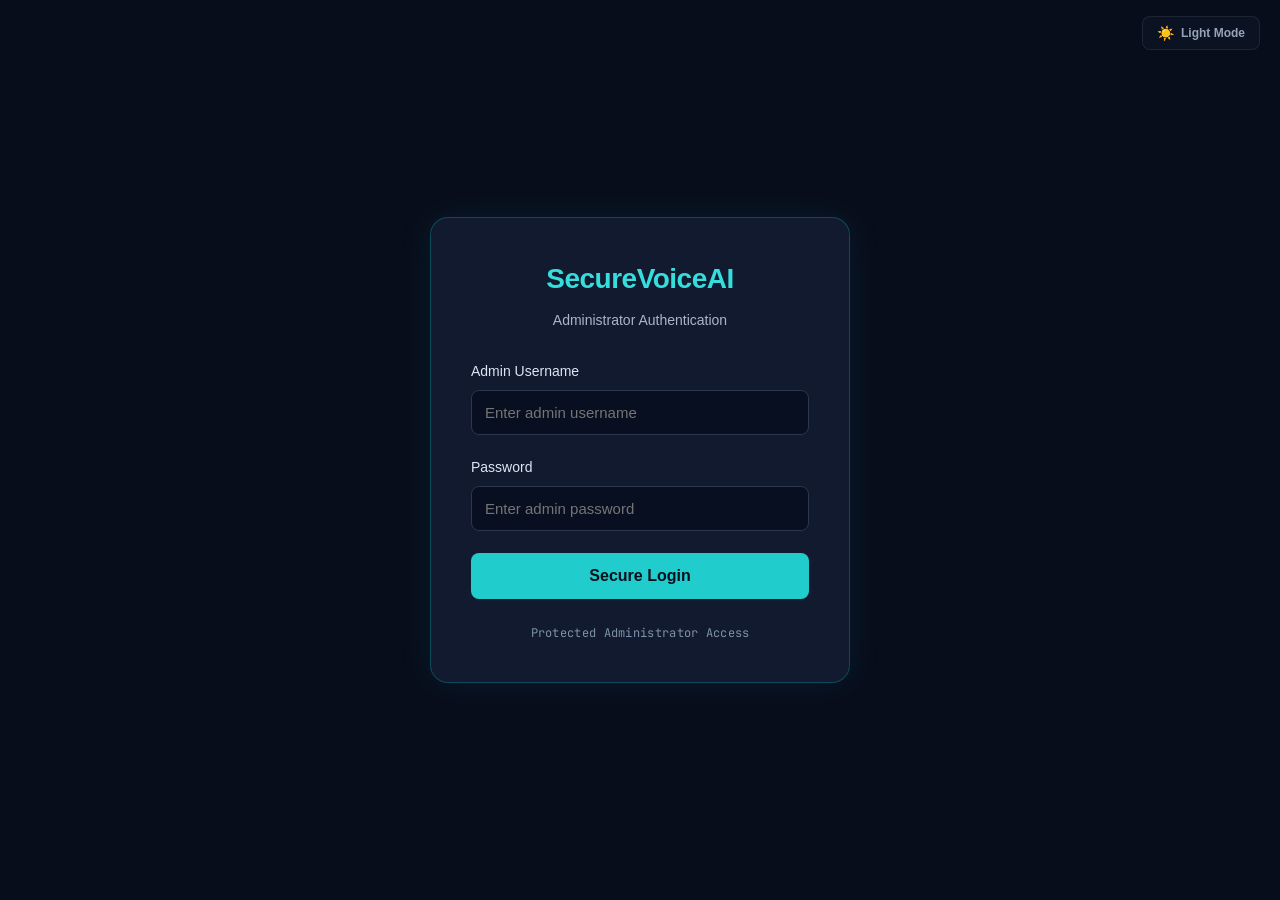
<file: templates/admin_login.html>
<!DOCTYPE html>
<html lang="en">
<head>
    <meta charset="UTF-8">
    <meta name="viewport" content="width=device-width, initial-scale=1.0">

    <title>SecureVoiceAI | Admin Login</title>

    <!-- Prevent theme flash by applying saved theme before styles render -->
    <script>
        (function () {
            try {
                var storedTheme = localStorage.getItem("securevoice_theme");
                var theme = (storedTheme === "light" || storedTheme === "dark") ? storedTheme : "dark";
                document.documentElement.setAttribute("data-theme", theme);
            } catch (e) {
                document.documentElement.setAttribute("data-theme", "dark");
            }
        })();
    </script>

    <link rel="stylesheet" href="/static/style.css">

    <!-- Theme Manager -->
    <script src="/static/theme.js" defer></script>

    <style>
        body {
            min-height: 100vh;
            display: flex;
            align-items: center;
            justify-content: center;
            background: #080d1b;
            font-family: Arial, sans-serif;
        }

        .login-container {
            width: 90%;
            max-width: 420px;
            padding: 40px;
            background: #111a2e;
            border: 1px solid rgba(0, 220, 220, 0.25);
            border-radius: 18px;
            box-shadow: 0 0 35px rgba(0, 220, 220, 0.08);
        }

        .login-header {
            text-align: center;
            margin-bottom: 30px;
        }

        .login-header h1 {
            color: #35dddd;
            font-size: 28px;
            margin-bottom: 10px;
        }

        .login-header p {
            color: #aab6ca;
            font-size: 14px;
        }

        .login-form label {
            display: block;
            color: #dce5f5;
            margin-bottom: 8px;
            font-size: 14px;
        }

        .login-form input {
            width: 100%;
            padding: 13px;
            margin-bottom: 22px;
            background: #080f20;
            border: 1px solid #293750;
            border-radius: 8px;
            color: white;
            font-size: 15px;
            box-sizing: border-box;
        }

        .login-form input:focus {
            outline: none;
            border-color: #35dddd;
        }

        .login-button {
            width: 100%;
            padding: 14px;
            border: none;
            border-radius: 8px;
            background: #20cccc;
            color: #07111d;
            font-size: 16px;
            font-weight: bold;
            cursor: pointer;
            transition: 0.3s;
        }

        .login-button:hover {
            background: #54eeee;
            box-shadow: 0 0 18px rgba(32, 204, 204, 0.3);
        }

        .security-note {
            text-align: center;
            color: #7f91aa;
            font-size: 12px;
            margin-top: 25px;
        }

        /* Theme toggle fixed to the top-right corner */
        .login-theme-toggle {
            position: fixed;
            top: 16px;
            right: 20px;
            z-index: 50;
        }

        /* Light theme overrides for hardcoded dark colors in this inline style block */
        [data-theme="light"] body {
            background: #f8fafc;
        }

        [data-theme="light"] .login-container {
            background: rgba(255, 255, 255, 0.96);
            border: 1px solid rgba(14, 165, 233, 0.22);
            box-shadow: 0 20px 45px rgba(15, 23, 42, 0.12);
        }

        [data-theme="light"] .login-header h1 {
            color: #0284c7;
        }

        [data-theme="light"] .login-header p {
            color: #475569;
        }

        [data-theme="light"] .login-form label {
            color: #334155;
        }

        [data-theme="light"] .login-form input {
            background: #ffffff;
            border: 1px solid rgba(148, 163, 184, 0.35);
            color: #0f172a;
        }

        [data-theme="light"] .login-form input:focus {
            border-color: #0284c7;
        }

        [data-theme="light"] .login-button {
            background: linear-gradient(135deg, #0284c7, #0369a1);
            color: #ffffff;
        }

        [data-theme="light"] .login-button:hover {
            background: linear-gradient(135deg, #0369a1, #0284c7);
            box-shadow: 0 0 18px rgba(2, 132, 199, 0.3);
        }

        [data-theme="light"] .security-note {
            color: #64748b;
        }
    </style>
</head>

<body>

    <!-- THEME TOGGLE (top-right, fixed) -->
    <div class="login-theme-toggle">
        <button type="button" class="theme-toggle-btn" aria-label="Switch to light mode" title="Switch to light mode">
            <span class="theme-icon" aria-hidden="true">☀️</span>
            <span class="theme-label">Light Mode</span>
        </button>
    </div>

    <div class="login-container">

        <div class="login-header">

            <h1>SecureVoiceAI</h1>

            <p>Administrator Authentication</p>

        </div>

        <form
            class="login-form"
            action="/admin/login"
            method="POST"
        >

            <input
                type="hidden"
                name="csrf_token"
                value="{{ csrf_token }}"
            >

            <label for="username">Admin Username</label>

            <input
                type="text"
                id="username"
                name="username"
                placeholder="Enter admin username"
                required
                minlength="3"
                maxlength="30"
                autocomplete="username"
            >

            <label for="password">Password</label>

            <input
                type="password"
                id="password"
                name="password"
                placeholder="Enter admin password"
                required
                autocomplete="current-password"
            >

            <button
                type="submit"
                class="login-button"
            >
                Secure Login
            </button>

        </form>

        <div class="security-note">
            Protected Administrator Access
        </div>

    </div>

</body>
</html>
</file>
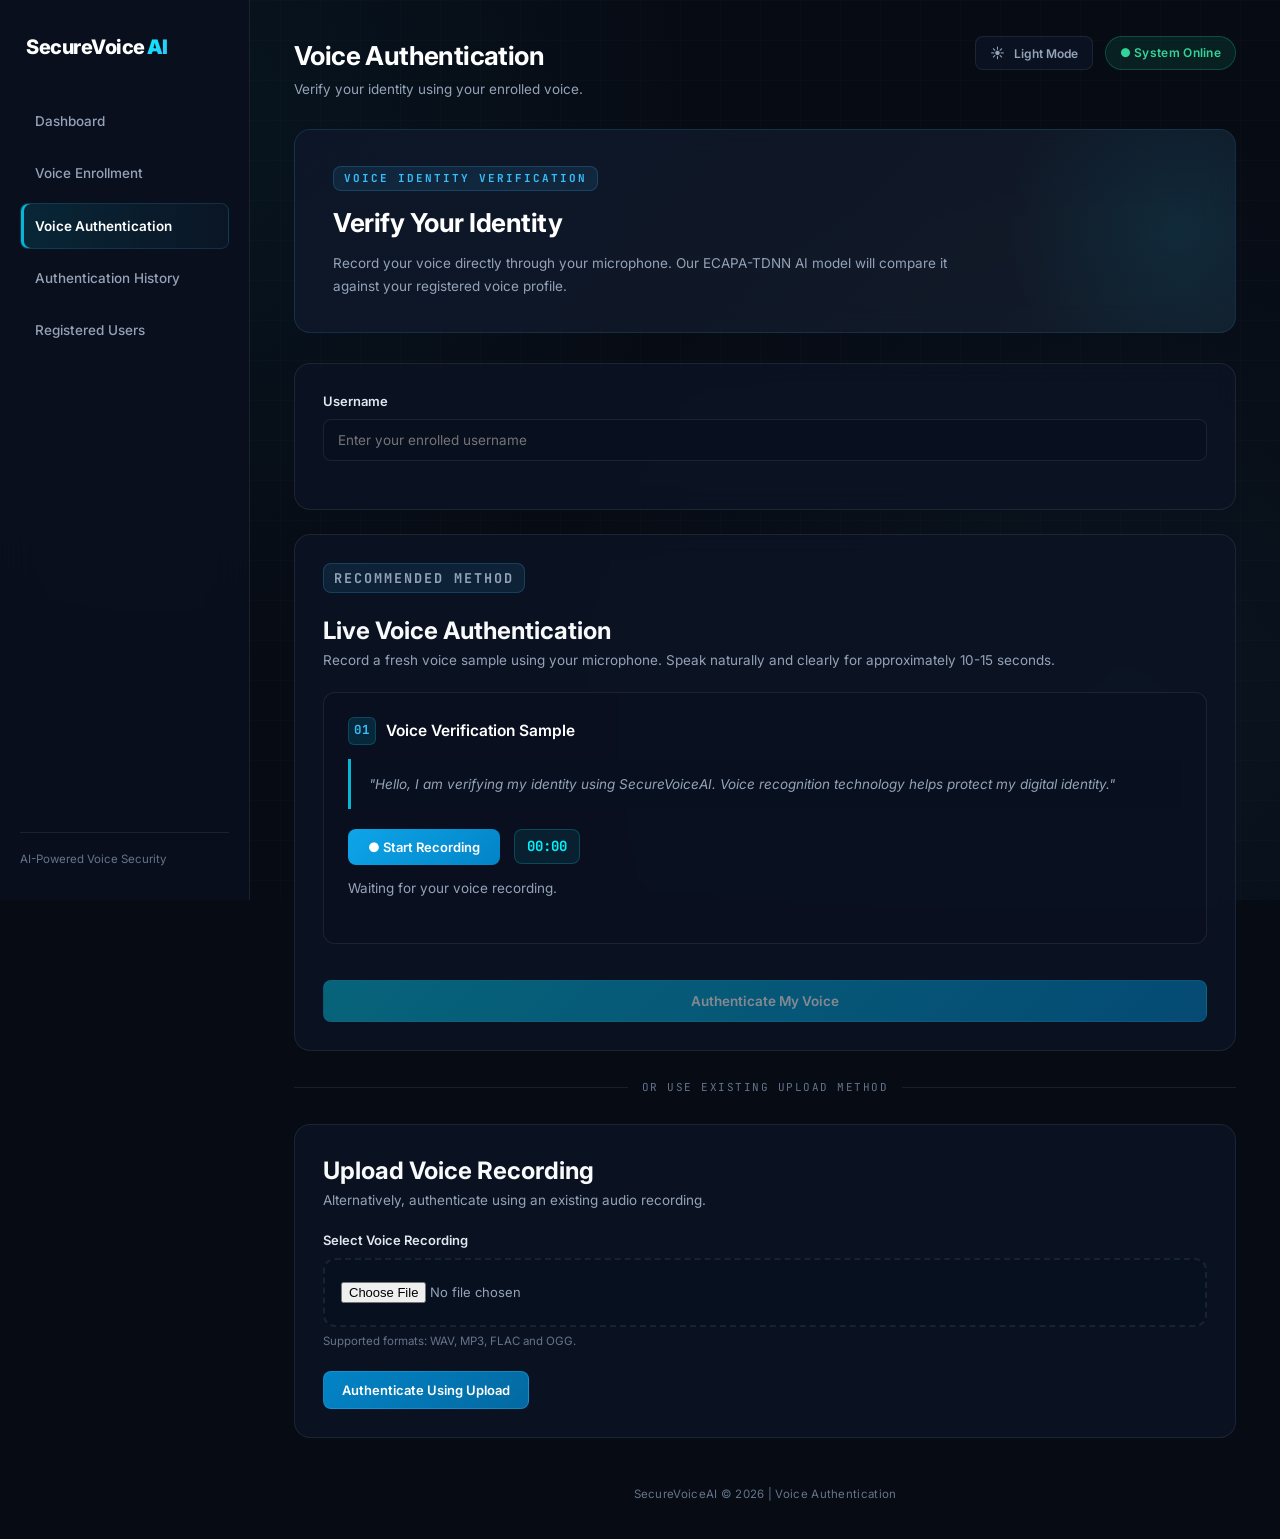
<file: templates/authenticate.html>
<!DOCTYPE html>
<html lang="en">

<head>
    <meta charset="UTF-8">
    <meta name="viewport" content="width=device-width, initial-scale=1.0">

    <title>Voice Authentication | SecureVoiceAI</title>

    <!-- Prevent theme flash by applying saved theme before styles render -->
    <script>
        (function () {
            try {
                var storedTheme = localStorage.getItem("securevoice_theme");
                var theme = (storedTheme === "light" || storedTheme === "dark") ? storedTheme : "dark";
                document.documentElement.setAttribute("data-theme", theme);
            } catch (e) {
                document.documentElement.setAttribute("data-theme", "dark");
            }
        })();
    </script>

    <link rel="stylesheet" href="/static/style.css">

    <!-- Theme Manager -->
    <script src="/static/theme.js" defer></script>
</head>

<body>

    <!-- SIDEBAR -->

    <div class="sidebar">

        <h2 class="logo">SecureVoice<span>AI</span></h2>

        <nav>
            <a href="/">Dashboard</a>
            <a href="/enroll-page">Voice Enrollment</a>
            <a href="/authenticate-page" class="active">Voice Authentication</a>
            <a href="/history-page">Authentication History</a>
            <a href="/users-page">Registered Users</a>
        </nav>

        <div class="sidebar-footer">
            AI-Powered Voice Security
        </div>

    </div>


    <!-- MAIN CONTENT -->

    <main class="main-content">

        <!-- HEADER -->

        <header class="topbar">

            <div>
                <h1>Voice Authentication</h1>
                <p>Verify your identity using your enrolled voice.</p>
            </div>

            <div style="display: flex; align-items: center; gap: 12px; flex-wrap: wrap;">
                <button type="button" class="theme-toggle-btn" aria-label="Switch to light mode" title="Switch to light mode">
                    <span class="theme-icon" aria-hidden="true">☀️</span>
                    <span class="theme-label">Light Mode</span>
                </button>

                <div class="status-badge">
                    ● System Online
                </div>
            </div>

        </header>


        <!-- WELCOME SECTION -->

        <section class="welcome-card">

            <div>

                <p class="eyebrow">VOICE IDENTITY VERIFICATION</p>

                <h2>Verify Your Identity</h2>

                <p>
                    Record your voice directly through your microphone.
                    Our ECAPA-TDNN AI model will compare it against
                    your registered voice profile.
                </p>

            </div>

        </section>


        <!-- USERNAME -->

        <section class="action-card">

            <div class="form-group">

                <label for="username">Username</label>

                <input
                    type="text"
                    id="username"
                    name="username"
                    placeholder="Enter your enrolled username"
                    minlength="3"
                    maxlength="30"
                    required
                >

            </div>

        </section>


        <!-- LIVE AUTHENTICATION -->

        <section class="action-card live-enrollment">

            <p class="eyebrow">RECOMMENDED METHOD</p>

            <h2>Live Voice Authentication</h2>

            <p class="recording-intro">

                Record a fresh voice sample using your microphone.
                Speak naturally and clearly for approximately
                10-15 seconds.

            </p>


            <!-- RECORDING -->

            <div class="recording-step">

                <h3>
                    <span class="step-number">01</span>
                    Voice Verification Sample
                </h3>

                <p class="prompt-text">

                    "Hello, I am verifying my identity using
                    SecureVoiceAI. Voice recognition technology
                    helps protect my digital identity."

                </p>


                <div class="recording-controls">

                    <button
                        type="button"
                        class="record-btn"
                        id="recordBtn"
                    >
                        ● Start Recording
                    </button>

                    <span
                        class="recording-timer"
                        id="recordingTimer"
                    >
                        00:00
                    </span>

                </div>


                <p
                    class="recording-status"
                    id="recordingStatus"
                >
                    Waiting for your voice recording.
                </p>


                <div
                    class="audio-preview"
                    id="audioPreview"
                >

                    <audio
                        id="recordedAudio"
                        controls
                    ></audio>

                    <button
                        type="button"
                        class="record-btn"
                        id="retakeBtn"
                    >
                        Retake Recording
                    </button>

                </div>

            </div>


            <!-- AUTHENTICATE BUTTON -->

            <button
                type="button"
                class="btn live-enroll-submit"
                id="liveAuthenticateBtn"
                disabled
            >
                Authenticate My Voice
            </button>


            <div
                id="liveResult"
                class="result-box"
            ></div>

        </section>


        <!-- UPLOAD DIVIDER -->

        <div class="upload-divider">

            OR USE EXISTING UPLOAD METHOD

        </div>


        <!-- FILE UPLOAD -->

        <section class="action-card">

            <h2>Upload Voice Recording</h2>

            <p class="recording-intro">

                Alternatively, authenticate using an existing
                audio recording.

            </p>


            <form id="authenticationForm">

                <div class="form-group">

                    <label for="voice">
                        Select Voice Recording
                    </label>

                    <input
                        type="file"
                        id="voice"
                        name="voice"
                        accept=".wav,.mp3,.flac,.ogg"
                        required
                    >

                    <small>
                        Supported formats: WAV, MP3, FLAC and OGG.
                    </small>

                </div>


                <button type="submit" class="btn">
                    Authenticate Using Upload
                </button>

            </form>


            <div
                id="result"
                class="result-box"
            ></div>

        </section>


        <!-- FOOTER -->

        <footer>

            SecureVoiceAI © 2026 | Voice Authentication

        </footer>

    </main>


    <!-- JAVASCRIPT -->

    <script src="/static/authenticate.js"></script>

</body>

</html>
</file>
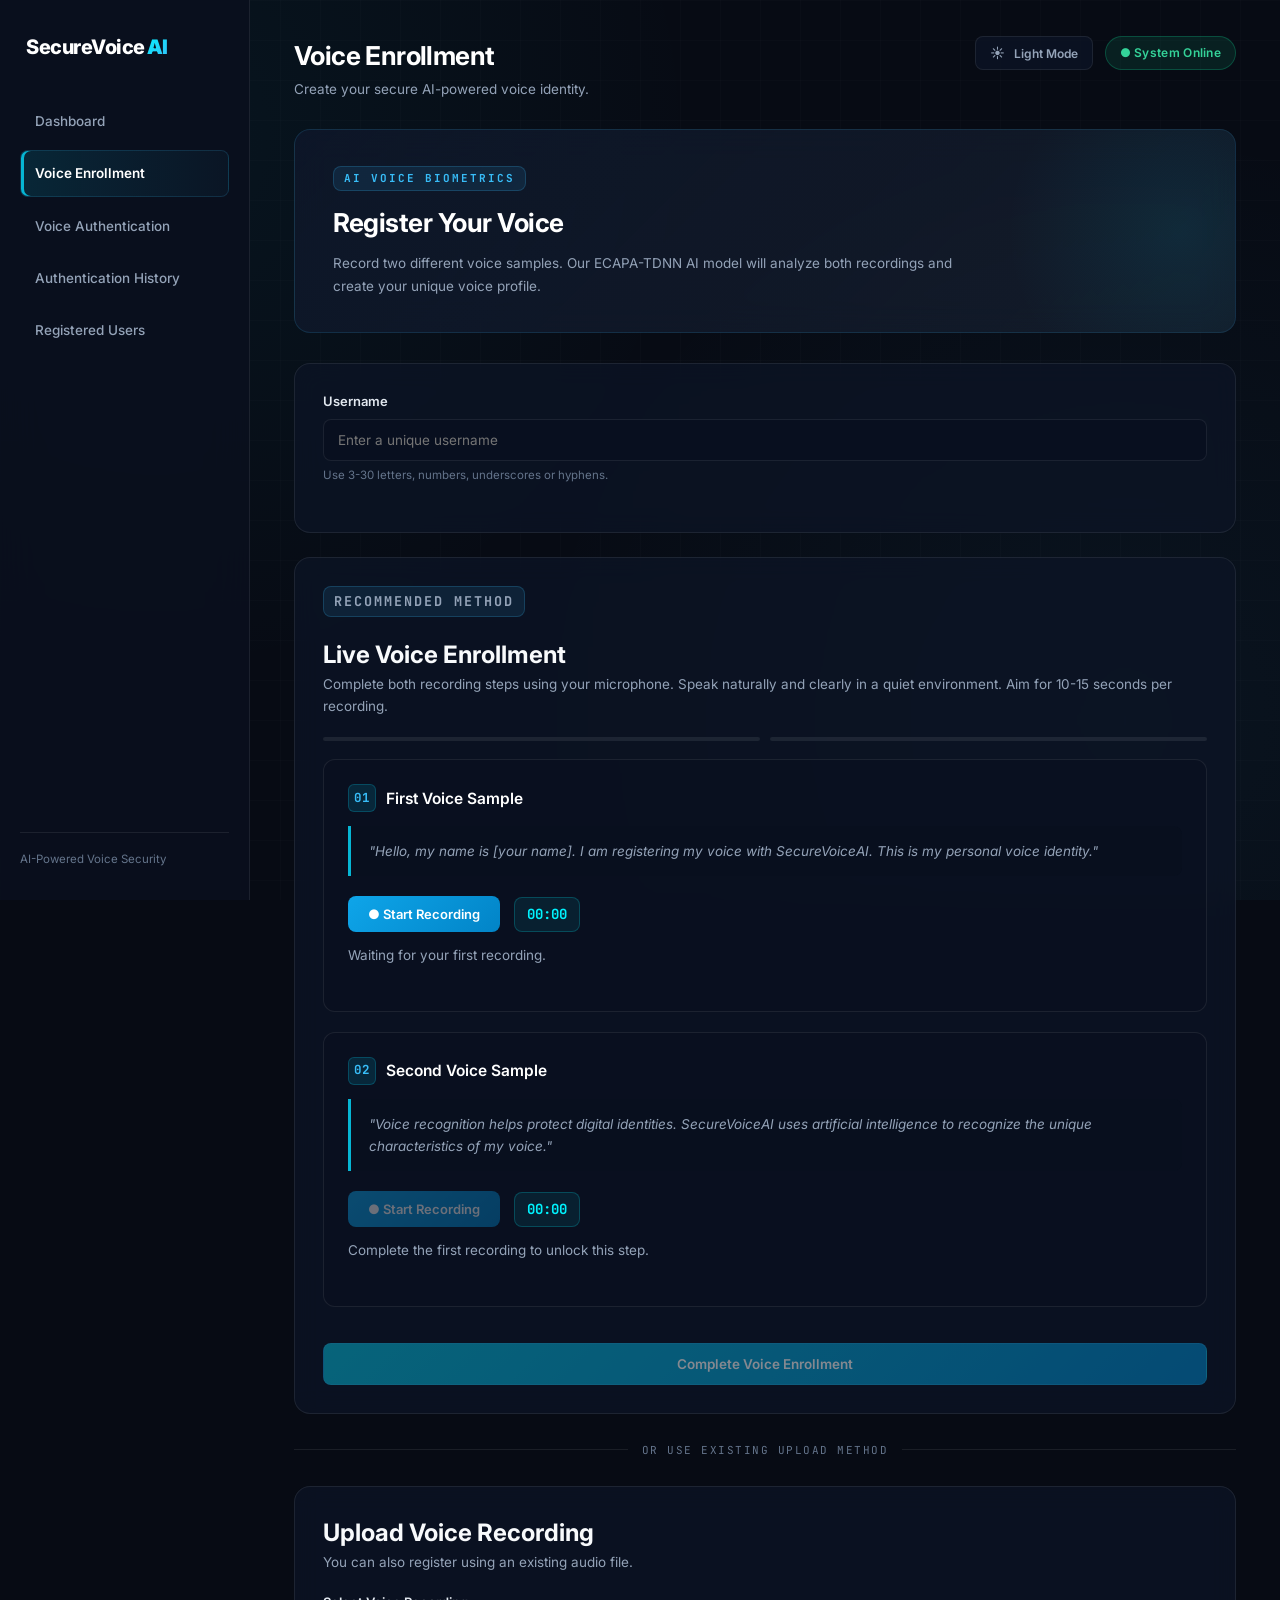
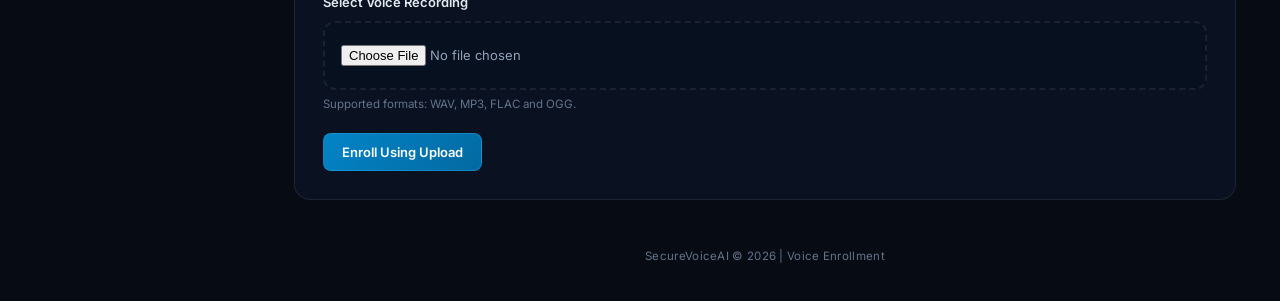
<file: templates/enroll.html>
<!DOCTYPE html>

<html lang="en">

<head>
    <meta charset="UTF-8">
    <meta name="viewport" content="width=device-width, initial-scale=1.0">

    <title>Voice Enrollment | SecureVoiceAI</title>

    <!-- Prevent theme flash by applying saved theme before styles render -->
    <script>
        (function () {
            try {
                var storedTheme = localStorage.getItem("securevoice_theme");
                var theme = (storedTheme === "light" || storedTheme === "dark") ? storedTheme : "dark";
                document.documentElement.setAttribute("data-theme", theme);
            } catch (e) {
                document.documentElement.setAttribute("data-theme", "dark");
            }
        })();
    </script>

    <link rel="stylesheet" href="/static/style.css">

    <!-- Theme Manager -->
    <script src="/static/theme.js" defer></script>

</head>

<body>

<!-- SIDEBAR -->

<div class="sidebar">

    <h2 class="logo">SecureVoice<span>AI</span></h2>

    <nav>
        <a href="/">Dashboard</a>
        <a href="/enroll-page" class="active">Voice Enrollment</a>
        <a href="/authenticate-page">Voice Authentication</a>
        <a href="/history-page">Authentication History</a>
        <a href="/users-page">Registered Users</a>
    </nav>

    <div class="sidebar-footer">
        AI-Powered Voice Security
    </div>

</div>


<!-- MAIN CONTENT -->

<main class="main-content">

    <!-- HEADER -->

    <header class="topbar">

        <div>
            <h1>Voice Enrollment</h1>
            <p>Create your secure AI-powered voice identity.</p>
        </div>

        <div style="display: flex; align-items: center; gap: 12px; flex-wrap: wrap;">
            <button type="button" class="theme-toggle-btn" aria-label="Switch to light mode" title="Switch to light mode">
                <span class="theme-icon" aria-hidden="true">☀️</span>
                <span class="theme-label">Light Mode</span>
            </button>

            <div class="status-badge">
                ● System Online
            </div>
        </div>

    </header>


    <!-- WELCOME SECTION -->

    <section class="welcome-card">

        <div>

            <p class="eyebrow">AI VOICE BIOMETRICS</p>

            <h2>Register Your Voice</h2>

            <p>
                Record two different voice samples.
                Our ECAPA-TDNN AI model will analyze both recordings
                and create your unique voice profile.
            </p>

        </div>

    </section>


    <!-- USERNAME -->

    <section class="action-card">

        <div class="form-group">

            <label for="username">Username</label>

            <input
                type="text"
                id="username"
                placeholder="Enter a unique username"
                minlength="3"
                maxlength="30"
                pattern="[a-zA-Z0-9_-]+"
                required
            >

            <small>
                Use 3-30 letters, numbers, underscores or hyphens.
            </small>

        </div>

    </section>


    <!-- LIVE ENROLLMENT -->

    <section class="action-card live-enrollment">

        <p class="eyebrow">RECOMMENDED METHOD</p>

        <h2>Live Voice Enrollment</h2>

        <p class="recording-intro">
            Complete both recording steps using your microphone.
            Speak naturally and clearly in a quiet environment.
            Aim for 10-15 seconds per recording.
        </p>


        <!-- PROGRESS -->

        <div class="recording-progress">

            <div class="progress-segment" id="progress1"></div>

            <div class="progress-segment" id="progress2"></div>

        </div>


        <!-- RECORDING 1 -->

        <div class="recording-step">

            <h3>
                <span class="step-number">01</span>
                First Voice Sample
            </h3>

            <p class="prompt-text">
                "Hello, my name is [your name].
                I am registering my voice with SecureVoiceAI.
                This is my personal voice identity."
            </p>

            <div class="recording-controls">

                <button
                    type="button"
                    class="record-btn"
                    id="recordBtn1"
                >
                    ● Start Recording
                </button>

                <span class="recording-timer" id="timer1">
                    00:00
                </span>

            </div>

            <p class="recording-status" id="status1">
                Waiting for your first recording.
            </p>

            <div class="audio-preview" id="preview1">

                <audio id="audio1" controls></audio>

                <button
                    type="button"
                    class="record-btn"
                    id="retakeBtn1"
                >
                    Retake Recording
                </button>

            </div>

        </div>


        <!-- RECORDING 2 -->

        <div class="recording-step">

            <h3>
                <span class="step-number">02</span>
                Second Voice Sample
            </h3>

            <p class="prompt-text">
                "Voice recognition helps protect digital identities.
                SecureVoiceAI uses artificial intelligence
                to recognize the unique characteristics of my voice."
            </p>

            <div class="recording-controls">

                <button
                    type="button"
                    class="record-btn"
                    id="recordBtn2"
                    disabled
                >
                    ● Start Recording
                </button>

                <span class="recording-timer" id="timer2">
                    00:00
                </span>

            </div>

            <p class="recording-status" id="status2">
                Complete the first recording to unlock this step.
            </p>

            <div class="audio-preview" id="preview2">

                <audio id="audio2" controls></audio>

                <button
                    type="button"
                    class="record-btn"
                    id="retakeBtn2"
                >
                    Retake Recording
                </button>

            </div>

        </div>


        <!-- FINAL ENROLLMENT -->

        <button
            type="button"
            class="btn live-enroll-submit"
            id="liveEnrollBtn"
            disabled
        >
            Complete Voice Enrollment
        </button>

        <div id="liveResult" class="result-box"></div>

    </section>


    <!-- UPLOAD OPTION -->

    <div class="upload-divider">
        OR USE EXISTING UPLOAD METHOD
    </div>


    <section class="action-card">

        <h2>Upload Voice Recording</h2>

        <p class="recording-intro">
            You can also register using an existing audio file.
        </p>

        <form id="enrollmentForm">

            <div class="form-group">

                <label for="voice">Select Voice Recording</label>

                <input
                    type="file"
                    id="voice"
                    name="voice"
                    accept=".wav,.mp3,.flac,.ogg"
                    required
                >

                <small>
                    Supported formats: WAV, MP3, FLAC and OGG.
                </small>

            </div>

            <button type="submit" class="btn">
                Enroll Using Upload
            </button>

        </form>

        <div id="result" class="result-box"></div>

    </section>


    <!-- FOOTER -->

    <footer>
        SecureVoiceAI © 2026 | Voice Enrollment
    </footer>

</main>


<!-- JAVASCRIPT -->

<script src="/static/enroll.js"></script>

</body>

</html>
</file>
<file: static/style.css>
@import url('https://fonts.googleapis.com/css2?family=Inter:wght@400;500;600;700;800&family=JetBrains+Mono:wght@400;500;600;700&display=swap');

/* ============================================================
   DESIGN TOKENS - 2026 ENTERPRISE CYBERSECURITY SAAS
   Obsidian, Slate, Cyan, Emerald, Rose & Amber Palette
   ============================================================ */
:root {
  /* Surfaces & Backgrounds */
  --bg-base: #070b14;
  --bg-surface: #0c1222;
  --bg-card: rgba(13, 20, 38, 0.75);
  --bg-card-hover: rgba(18, 28, 54, 0.85);
  --bg-input: #080f1f;

  /* Borders */
  --border-subtle: rgba(255, 255, 255, 0.08);
  --border-card: rgba(56, 189, 248, 0.15);
  --border-focus: #38bdf8;
  --border-bright: rgba(56, 189, 248, 0.4);

  /* Accents */
  --brand-primary: #00f2fe;
  --brand-cyan: #06b6d4;
  --brand-sky: #38bdf8;
  --brand-gradient: linear-gradient(135deg, #00f2fe 0%, #38bdf8 100%);
  --brand-btn-gradient: linear-gradient(135deg, #0284c7 0%, #0369a1 100%);

  /* Semantics */
  --status-success: #10b981;
  --status-success-bg: rgba(16, 185, 129, 0.12);
  --status-success-border: rgba(16, 185, 129, 0.3);

  --status-failed: #f43f5e;
  --status-failed-bg: rgba(244, 63, 94, 0.12);
  --status-failed-border: rgba(244, 63, 94, 0.3);

  --status-warning: #f59e0b;
  --status-warning-bg: rgba(245, 158, 11, 0.12);
  --status-warning-border: rgba(245, 158, 11, 0.3);

  /* Typography */
  --text-primary: #f8fafc;
  --text-secondary: #94a3b8;
  --text-muted: #64748b;
  --text-cyan: #38bdf8;

  /* Layout & Radii */
  --sidebar-width: 250px;
  --radius-sm: 8px;
  --radius-md: 12px;
  --radius-lg: 16px;
  --radius-pill: 9999px;

  /* Transitions */
  --transition-fast: 0.2s cubic-bezier(0.4, 0, 0.2, 1);
  --transition-smooth: 0.3s cubic-bezier(0.16, 1, 0.3, 1);
}

/* ============================================================
   LIGHT THEME DESIGN TOKENS
   Activated via [data-theme="light"] on <html>
   ============================================================ */
[data-theme="light"] {
  /* Surfaces & Backgrounds */
  --bg-base: #f8fafc;
  --bg-surface: #ffffff;
  --bg-card: rgba(255, 255, 255, 0.94);
  --bg-card-hover: rgba(241, 245, 249, 0.95);
  --bg-input: #ffffff;

  /* Borders */
  --border-subtle: rgba(148, 163, 184, 0.25);
  --border-card: rgba(14, 165, 233, 0.22);
  --border-focus: #0284c7;
  --border-bright: rgba(14, 165, 233, 0.45);

  /* Accents */
  --brand-primary: #0284c7;
  --brand-cyan: #0891b2;
  --brand-sky: #0369a1;
  --brand-gradient: linear-gradient(135deg, #0284c7 0%, #0891b2 100%);
  --brand-btn-gradient: linear-gradient(135deg, #0284c7 0%, #0369a1 100%);

  /* Semantics */
  --status-success: #059669;
  --status-success-bg: rgba(16, 185, 129, 0.1);
  --status-success-border: rgba(16, 185, 129, 0.25);

  --status-failed: #e11d48;
  --status-failed-bg: rgba(244, 63, 94, 0.1);
  --status-failed-border: rgba(244, 63, 94, 0.25);

  --status-warning: #d97706;
  --status-warning-bg: rgba(245, 158, 11, 0.1);
  --status-warning-border: rgba(245, 158, 11, 0.25);

  /* Typography */
  --text-primary: #0f172a;
  --text-secondary: #475569;
  --text-muted: #64748b;
  --text-cyan: #0284c7;
}

/* ============================================================
   GLOBAL RESET & TYPOGRAPHY
   ============================================================ */
* {
  margin: 0;
  padding: 0;
  box-sizing: border-box;
}

html, body {
  min-height: 100vh;
  background-color: var(--bg-base);
  color: var(--text-primary);
  font-family: 'Inter', -apple-system, BlinkMacSystemFont, 'Segoe UI', Roboto, sans-serif;
  line-height: 1.5;
  -webkit-font-smoothing: antialiased;
  -moz-osx-font-smoothing: grayscale;
}

body {
  background-image:
    radial-gradient(circle at 12% 15%, rgba(6, 182, 212, 0.06) 0%, transparent 40%),
    radial-gradient(circle at 88% 80%, rgba(56, 189, 248, 0.05) 0%, transparent 45%),
    linear-gradient(rgba(255, 255, 255, 0.012) 1px, transparent 1px),
    linear-gradient(90deg, rgba(255, 255, 255, 0.012) 1px, transparent 1px);
  background-size: 100% 100%, 100% 100%, 40px 40px, 40px 40px;
  background-attachment: fixed;
}

/* ============================================================
   SIDEBAR NAVIGATION
   ============================================================ */
.sidebar {
  width: var(--sidebar-width);
  height: 100vh;
  position: fixed;
  left: 0;
  top: 0;
  background: rgba(10, 16, 30, 0.92);
  backdrop-filter: blur(20px);
  -webkit-backdrop-filter: blur(20px);
  border-right: 1px solid var(--border-subtle);
  padding: 32px 20px;
  display: flex;
  flex-direction: column;
  z-index: 100;
}

.logo {
  font-size: 20px;
  font-weight: 800;
  letter-spacing: -0.5px;
  color: #ffffff;
  margin-bottom: 36px;
  padding: 0 6px;
  display: flex;
  align-items: center;
}

.logo span {
  background: var(--brand-gradient);
  -webkit-background-clip: text;
  -webkit-text-fill-color: transparent;
  font-weight: 900;
  margin-left: 2px;
}

.sidebar nav {
  display: flex;
  flex-direction: column;
  gap: 6px;
  flex-grow: 1;
}

.sidebar nav a {
  text-decoration: none;
  color: var(--text-secondary);
  padding: 12px 14px;
  border-radius: var(--radius-sm);
  font-size: 13.5px;
  font-weight: 500;
  border: 1px solid transparent;
  transition: var(--transition-fast);
  display: block;
}

.sidebar nav a:hover {
  color: #ffffff;
  background: rgba(255, 255, 255, 0.04);
  border-color: rgba(255, 255, 255, 0.06);
}

.sidebar nav a.active {
  background: linear-gradient(90deg, rgba(6, 182, 212, 0.14), rgba(56, 189, 248, 0.04));
  color: #ffffff;
  font-weight: 600;
  border: 1px solid var(--border-card);
  box-shadow: inset 3px 0 0 0 var(--brand-cyan);
}

.sidebar-footer {
  margin-top: auto;
  padding-top: 18px;
  border-top: 1px solid var(--border-subtle);
  font-size: 11.5px;
  color: var(--text-muted);
}

.sidebar-footer p {
  text-align: center;
  font-size: 11px;
  color: var(--text-muted);
  letter-spacing: 0.3px;
}

.logout-form {
  margin-top: 10px;
  width: 100%;
}

.logout-button {
  width: 100%;
  padding: 10px 14px;
  border: 1px solid rgba(244, 63, 94, 0.25);
  border-radius: var(--radius-sm);
  background: rgba(244, 63, 94, 0.08);
  color: #fca5a5;
  font-size: 12.5px;
  font-weight: 600;
  cursor: pointer;
  transition: var(--transition-fast);
  text-align: center;
  display: flex;
  align-items: center;
  justify-content: center;
  gap: 6px;
}

.logout-button:hover {
  background: rgba(244, 63, 94, 0.18);
  border-color: var(--status-failed);
  color: #ffffff;
  transform: translateY(-1px);
}

/* ============================================================
   MAIN CONTENT & TOPBAR
   ============================================================ */
.main-content {
  margin-left: var(--sidebar-width);
  padding: 36px 44px;
  min-height: 100vh;
  display: flex;
  flex-direction: column;
}

.topbar {
  display: flex;
  justify-content: space-between;
  align-items: flex-start;
  margin-bottom: 30px;
  gap: 16px;
  flex-wrap: wrap;
}

.topbar h1 {
  font-size: 26px;
  font-weight: 700;
  letter-spacing: -0.6px;
  color: #ffffff;
  margin-bottom: 4px;
}

.topbar p {
  color: var(--text-secondary);
  font-size: 13.5px;
}

.status-badge {
  display: inline-flex;
  align-items: center;
  gap: 8px;
  background: var(--status-success-bg);
  border: 1px solid var(--status-success-border);
  color: #34d399;
  padding: 7px 14px;
  border-radius: var(--radius-pill);
  font-size: 12px;
  font-weight: 600;
  letter-spacing: 0.3px;
  transition: var(--transition-fast);
}

.status-dot {
  width: 7px;
  height: 7px;
  border-radius: 50%;
  display: inline-block;
  flex-shrink: 0;
}

/* Dynamic States: Loading, Online, Warning, Offline */
.status-badge--loading {
  background: rgba(56, 189, 248, 0.08);
  border-color: rgba(56, 189, 248, 0.25);
  color: #7dd3fc;
}
.status-badge--loading .status-dot {
  background: #38bdf8;
  opacity: 0.7;
}

.status-badge--online {
  background: var(--status-success-bg);
  border-color: var(--status-success-border);
  color: #34d399;
}
.status-badge--online .status-dot {
  background: #10b981;
  box-shadow: 0 0 8px #10b981;
}

.status-badge--warning {
  background: var(--status-warning-bg);
  border-color: var(--status-warning-border);
  color: #fbbf24;
}
.status-badge--warning .status-dot {
  background: #f59e0b;
  box-shadow: 0 0 8px #f59e0b;
}

.status-badge--offline {
  background: var(--status-failed-bg);
  border-color: var(--status-failed-border);
  color: #f87171;
}
.status-badge--offline .status-dot {
  background: #f43f5e;
  box-shadow: 0 0 8px #f43f5e;
}

/* ============================================================
   HERO / BANNER CARDS
   ============================================================ */
.welcome-card {
  background: linear-gradient(135deg, rgba(14, 23, 42, 0.85), rgba(30, 41, 59, 0.5));
  border: 1px solid var(--border-card);
  border-radius: var(--radius-lg);
  padding: 34px 38px;
  margin-bottom: 30px;
  position: relative;
  overflow: hidden;
  backdrop-filter: blur(16px);
}

.welcome-card::after {
  content: "";
  position: absolute;
  top: 0;
  right: 0;
  width: 280px;
  height: 100%;
  background: radial-gradient(circle at 80% 50%, rgba(6, 182, 212, 0.1), transparent 70%);
  pointer-events: none;
}

.eyebrow {
  display: inline-block;
  color: var(--brand-sky);
  font-family: 'JetBrains Mono', monospace;
  font-size: 11px;
  font-weight: 700;
  letter-spacing: 2px;
  text-transform: uppercase;
  margin-bottom: 12px;
  background: rgba(56, 189, 248, 0.1);
  padding: 3px 10px;
  border-radius: var(--radius-sm);
  border: 1px solid rgba(56, 189, 248, 0.2);
}

.welcome-card h2 {
  font-size: 26px;
  font-weight: 700;
  letter-spacing: -0.5px;
  margin-bottom: 10px;
  color: #ffffff;
}

.welcome-card p:last-child {
  color: var(--text-secondary);
  font-size: 13.5px;
  line-height: 1.7;
  max-width: 650px;
}

/* ============================================================
   METRIC / STAT CARDS
   ============================================================ */
.stats-grid {
  display: grid;
  grid-template-columns: repeat(auto-fit, minmax(210px, 1fr));
  gap: 18px;
  margin-bottom: 32px;
}

.stat-card {
  background: var(--bg-card);
  border: 1px solid var(--border-subtle);
  border-radius: var(--radius-md);
  padding: 22px 24px;
  backdrop-filter: blur(12px);
  transition: var(--transition-fast);
}

.stat-card:hover {
  transform: translateY(-2px);
  border-color: var(--border-card);
  box-shadow: 0 8px 24px rgba(0, 0, 0, 0.3);
}

.stat-card p {
  color: var(--text-muted);
  font-size: 12.5px;
  font-weight: 500;
  margin-bottom: 10px;
}

.stat-card h2 {
  font-family: 'JetBrains Mono', monospace;
  font-size: 26px;
  font-weight: 700;
  letter-spacing: -0.5px;
  color: #ffffff;
  margin-bottom: 6px;
}

.stat-card span {
  font-size: 11.5px;
  color: var(--text-secondary);
}

/* ============================================================
   ACTION SECTIONS & CARDS
   ============================================================ */
.action-section {
  margin-bottom: 34px;
}

.action-section h2 {
  font-size: 18px;
  font-weight: 700;
  letter-spacing: -0.4px;
  color: #ffffff;
  margin-bottom: 18px;
}

.action-grid {
  display: grid;
  grid-template-columns: repeat(auto-fit, minmax(300px, 1fr));
  gap: 20px;
}

.action-card {
  background: var(--bg-card);
  border: 1px solid var(--border-subtle);
  border-radius: var(--radius-lg);
  padding: 28px;
  transition: var(--transition-fast);
  backdrop-filter: blur(12px);
}

.action-card:hover {
  transform: translateY(-2px);
  border-color: var(--border-card);
  box-shadow: 0 10px 28px rgba(0, 0, 0, 0.35);
}

.card-icon {
  width: 42px;
  height: 42px;
  border-radius: 10px;
  background: rgba(6, 182, 212, 0.1);
  border: 1px solid rgba(6, 182, 212, 0.25);
  color: var(--brand-sky);
  display: flex;
  align-items: center;
  justify-content: center;
  font-family: 'JetBrains Mono', monospace;
  font-weight: 700;
  font-size: 14px;
  margin-bottom: 16px;
}

.action-card h3 {
  font-size: 16.5px;
  font-weight: 600;
  margin-bottom: 8px;
  color: #ffffff;
}

.action-card p {
  color: var(--text-secondary);
  font-size: 13.5px;
  line-height: 1.65;
  margin-bottom: 20px;
}

/* ============================================================
   BUTTONS & LINKS
   ============================================================ */
.btn {
  display: inline-flex;
  align-items: center;
  justify-content: center;
  gap: 8px;
  background: var(--brand-btn-gradient);
  color: #ffffff;
  text-decoration: none;
  padding: 10px 18px;
  border-radius: var(--radius-sm);
  font-size: 13px;
  font-weight: 600;
  border: 1px solid rgba(56, 189, 248, 0.3);
  cursor: pointer;
  transition: var(--transition-fast);
  font-family: inherit;
}

.btn:hover {
  background: linear-gradient(135deg, #0369a1 0%, #0284c7 100%);
  border-color: var(--brand-sky);
  box-shadow: 0 0 16px rgba(56, 189, 248, 0.25);
  transform: translateY(-1px);
}

.btn:disabled {
  opacity: 0.5;
  cursor: not-allowed;
  transform: none !important;
  box-shadow: none !important;
}

/* Report Export Buttons */
.export-section {
  display: flex;
  flex-wrap: wrap;
  gap: 12px;
  margin-bottom: 20px;
}

.export-section a {
  text-decoration: none;
  display: inline-flex;
  align-items: center;
  gap: 8px;
  padding: 9px 16px;
  border-radius: var(--radius-sm);
  font-size: 12.5px;
  font-weight: 600;
  transition: var(--transition-fast);
}

.export-csv {
  background: var(--status-success-bg);
  border: 1px solid var(--status-success-border);
  color: #34d399;
}

.export-csv:hover {
  background: rgba(16, 185, 129, 0.2);
  border-color: var(--status-success);
  color: #ffffff;
  transform: translateY(-1px);
}

.export-pdf {
  background: rgba(56, 189, 248, 0.12);
  border: 1px solid var(--border-card);
  color: var(--brand-sky);
}

.export-pdf:hover {
  background: rgba(56, 189, 248, 0.2);
  border-color: var(--brand-sky);
  color: #ffffff;
  transform: translateY(-1px);
}

/* ============================================================
   FORMS & INPUT FIELDS
   ============================================================ */
.form-group {
  display: flex;
  flex-direction: column;
  margin-bottom: 20px;
}

.form-group label {
  font-size: 13px;
  font-weight: 600;
  margin-bottom: 8px;
  color: #e2e8f0;
}

.form-group input[type="text"],
.form-group input[type="password"] {
  background: var(--bg-input);
  border: 1px solid var(--border-subtle);
  padding: 12px 14px;
  border-radius: var(--radius-sm);
  color: #ffffff;
  font-family: inherit;
  font-size: 13.5px;
  outline: none;
  width: 100%;
  transition: var(--transition-fast);
}

.form-group input[type="text"]:focus,
.form-group input[type="password"]:focus {
  border-color: var(--border-focus);
  box-shadow: 0 0 0 3px rgba(56, 189, 248, 0.15);
}

.form-group input[type="file"] {
  background: rgba(8, 15, 31, 0.6);
  border: 2px dashed var(--border-subtle);
  padding: 22px 16px;
  border-radius: var(--radius-md);
  color: var(--text-secondary);
  font-family: inherit;
  font-size: 13px;
  cursor: pointer;
  transition: var(--transition-fast);
  width: 100%;
  text-align: center;
}

.form-group input[type="file"]:hover {
  border-color: var(--border-card);
  background: rgba(8, 15, 31, 0.85);
}

.form-group small {
  color: var(--text-muted);
  font-size: 11.5px;
  margin-top: 6px;
}

/* ============================================================
   VOICE RECORDING STUDIO & CONTROLS
   ============================================================ */
.live-enrollment {
  margin-top: 24px;
}

.recording-intro {
  color: var(--text-secondary);
  font-size: 13.5px;
  line-height: 1.65;
  margin-bottom: 22px;
}

.recording-step {
  background: rgba(10, 17, 32, 0.7);
  border: 1px solid var(--border-subtle);
  border-radius: var(--radius-md);
  padding: 24px;
  margin-bottom: 20px;
  transition: var(--transition-fast);
}

.recording-step:hover {
  border-color: var(--border-card);
}

.recording-step h3 {
  display: flex;
  align-items: center;
  color: #ffffff;
  margin-bottom: 12px;
  font-size: 15.5px;
  font-weight: 600;
}

.step-number {
  display: inline-flex;
  align-items: center;
  justify-content: center;
  width: 28px;
  height: 28px;
  border-radius: 6px;
  background: rgba(6, 182, 212, 0.15);
  color: var(--brand-sky);
  font-family: 'JetBrains Mono', monospace;
  font-size: 12.5px;
  font-weight: 700;
  margin-right: 10px;
  border: 1px solid rgba(6, 182, 212, 0.25);
}

.prompt-text {
  background: rgba(8, 15, 31, 0.8);
  border-left: 3px solid var(--brand-cyan);
  padding: 14px 18px;
  border-radius: 0 var(--radius-sm) var(--radius-sm) 0;
  color: #e2e8f0;
  font-size: 13.5px;
  line-height: 1.7;
  margin: 14px 0;
  font-style: italic;
}

.recording-controls {
  display: flex;
  align-items: center;
  gap: 14px;
  flex-wrap: wrap;
  margin-top: 14px;
}

.record-btn {
  display: inline-flex;
  align-items: center;
  gap: 8px;
  background: linear-gradient(135deg, #0ea5e9, #0284c7);
  color: #ffffff;
  border: none;
  padding: 10px 20px;
  border-radius: var(--radius-sm);
  font-size: 13px;
  font-weight: 600;
  cursor: pointer;
  transition: var(--transition-fast);
  font-family: inherit;
}

.record-btn:hover {
  box-shadow: 0 0 16px rgba(14, 165, 233, 0.35);
  transform: translateY(-1px);
}

.record-btn:disabled {
  opacity: 0.4;
  cursor: not-allowed;
  transform: none;
  box-shadow: none;
}

.record-btn.recording {
  background: linear-gradient(135deg, #f43f5e, #e11d48);
  animation: recordingPulse 1.4s infinite ease-in-out;
}

@keyframes recordingPulse {
  0%, 100% { box-shadow: 0 0 0 0 rgba(244, 63, 94, 0.4); }
  50% { box-shadow: 0 0 0 8px rgba(244, 63, 94, 0); }
}

.recording-timer {
  font-family: 'JetBrains Mono', monospace;
  color: var(--brand-primary);
  font-size: 14px;
  font-weight: 700;
  padding: 6px 12px;
  background: rgba(0, 242, 254, 0.08);
  border: 1px solid rgba(0, 242, 254, 0.2);
  border-radius: var(--radius-sm);
}

.recording-status {
  color: var(--text-muted);
  font-size: 12.5px;
  margin-top: 12px;
}

.audio-preview {
  display: none;
  width: 100%;
  margin-top: 16px;
  padding: 14px;
  background: rgba(8, 15, 31, 0.6);
  border-radius: var(--radius-sm);
  border: 1px solid var(--border-subtle);
}

.audio-preview audio {
  width: 100%;
  margin-bottom: 10px;
  outline: none;
}

.recording-progress {
  display: flex;
  gap: 10px;
  margin: 18px 0;
}

.progress-segment {
  height: 4px;
  flex: 1;
  border-radius: var(--radius-pill);
  background: rgba(255, 255, 255, 0.08);
  transition: var(--transition-smooth);
}

.progress-segment.completed {
  background: linear-gradient(90deg, #00f2fe, #38bdf8);
  box-shadow: 0 0 10px rgba(0, 242, 254, 0.5);
}

.live-enroll-submit {
  width: 100%;
  margin-top: 16px;
  padding: 12px;
  font-size: 13.5px;
  background: linear-gradient(135deg, #06b6d4, #0284c7);
}

.upload-divider {
  display: flex;
  align-items: center;
  gap: 14px;
  margin: 28px 0;
  color: var(--text-muted);
  font-family: 'JetBrains Mono', monospace;
  font-size: 11px;
  letter-spacing: 1.5px;
  text-transform: uppercase;
}

.upload-divider::before,
.upload-divider::after {
  content: "";
  flex: 1;
  height: 1px;
  background: var(--border-subtle);
}

/* ============================================================
   TABLES & DATA LOGS
   ============================================================ */
.table-container {
  background: var(--bg-card);
  border: 1px solid var(--border-subtle);
  border-radius: var(--radius-lg);
  padding: 26px;
  margin-top: 24px;
  overflow-x: auto;
  backdrop-filter: blur(12px);
}

.table-container h2 {
  font-size: 18px;
  font-weight: 700;
  margin-bottom: 6px;
  color: #ffffff;
}

.table-info {
  color: var(--text-muted);
  font-size: 12.5px;
  margin-bottom: 18px;
}

.filter-section {
  display: flex;
  gap: 12px;
  flex-wrap: wrap;
  margin-bottom: 22px;
  align-items: center;
}

.filter-section input,
.filter-section select {
  background: var(--bg-input);
  border: 1px solid var(--border-subtle);
  padding: 9px 13px;
  border-radius: var(--radius-sm);
  color: #ffffff;
  font-family: inherit;
  font-size: 13px;
  outline: none;
  transition: var(--transition-fast);
}

.filter-section input:focus,
.filter-section select:focus {
  border-color: var(--border-focus);
}

table {
  width: 100%;
  border-collapse: collapse;
  min-width: 700px;
}

th {
  text-align: left;
  color: var(--text-muted);
  font-family: 'JetBrains Mono', monospace;
  font-size: 11px;
  font-weight: 600;
  letter-spacing: 0.8px;
  text-transform: uppercase;
  padding: 13px 14px;
  border-bottom: 1px solid var(--border-subtle);
  background: rgba(8, 15, 31, 0.4);
}

td {
  padding: 13px 14px;
  font-size: 13px;
  color: #cbd5e1;
  border-bottom: 1px solid rgba(255, 255, 255, 0.04);
}

tr:hover td {
  background: rgba(255, 255, 255, 0.02);
}

.status-success {
  color: var(--status-success);
  font-weight: 600;
  font-family: 'JetBrains Mono', monospace;
}

.status-failed {
  color: var(--status-failed);
  font-weight: 600;
  font-family: 'JetBrains Mono', monospace;
}

.empty-message {
  color: var(--text-muted);
  text-align: center;
  padding: 32px !important;
  font-style: italic;
}

.table-scroll {
  overflow-x: auto;
}

/* ============================================================
   VOICE PROFILE MANAGEMENT (users.html)
   ============================================================ */
.users-heading {
  display: flex;
  justify-content: space-between;
  align-items: center;
  gap: 16px;
  flex-wrap: wrap;
  margin-bottom: 20px;
}

.profile-toolbar {
  display: flex;
  justify-content: space-between;
  align-items: center;
  gap: 14px;
  flex-wrap: wrap;
  margin-bottom: 20px;
}

.profile-search {
  flex: 1;
  min-width: 240px;
  max-width: 380px;
  padding: 10px 14px;
  border: 1px solid var(--border-subtle);
  border-radius: var(--radius-sm);
  background: var(--bg-input);
  color: #ffffff;
  font-size: 13px;
  outline: none;
  transition: var(--transition-fast);
}

.profile-search:focus {
  border-color: var(--border-focus);
  box-shadow: 0 0 0 3px rgba(56, 189, 248, 0.15);
}

.profile-status {
  display: inline-block;
  padding: 4px 9px;
  border-radius: var(--radius-pill);
  font-size: 11px;
  font-weight: 700;
  font-family: 'JetBrains Mono', monospace;
  letter-spacing: 0.5px;
}

.profile-available {
  background: var(--status-success-bg);
  color: #34d399;
  border: 1px solid var(--status-success-border);
}

.profile-missing {
  background: var(--status-warning-bg);
  color: #fbbf24;
  border: 1px solid var(--status-warning-border);
}

.profile-size {
  display: block;
  margin-top: 4px;
  color: var(--text-muted);
  font-family: 'JetBrains Mono', monospace;
  font-size: 11px;
}

.delete-button {
  padding: 6px 12px;
  border: 1px solid rgba(244, 63, 94, 0.3);
  border-radius: var(--radius-sm);
  background: rgba(244, 63, 94, 0.08);
  color: #fca5a5;
  cursor: pointer;
  font-size: 12px;
  font-weight: 600;
  transition: var(--transition-fast);
}

.delete-button:hover {
  background: var(--status-failed);
  color: #ffffff;
  border-color: var(--status-failed);
}

.delete-button:disabled {
  opacity: 0.4;
  cursor: not-allowed;
}

.message-box {
  display: none;
  padding: 12px 16px;
  margin-bottom: 20px;
  border-radius: var(--radius-sm);
  font-size: 13px;
  line-height: 1.5;
}

.message-success {
  display: block;
  background: var(--status-success-bg);
  border: 1px solid var(--status-success-border);
  color: #34d399;
}

.message-error {
  display: block;
  background: var(--status-failed-bg);
  border: 1px solid var(--status-failed-border);
  color: #fca5a5;
}

/* ============================================================
   ANALYTICS CHARTS (index.html)
   ============================================================ */
.analytics-grid {
  display: grid;
  grid-template-columns: repeat(2, minmax(0, 1fr));
  gap: 18px;
  margin-top: 18px;
}

.chart-card {
  background: var(--bg-card);
  border: 1px solid var(--border-subtle);
  border-radius: var(--radius-md);
  padding: 20px;
  position: relative;
  height: 290px;
  backdrop-filter: blur(12px);
}

.chart-card h3 {
  margin-bottom: 14px;
  font-size: 14.5px;
  font-weight: 600;
  color: #ffffff;
}

.chart-card canvas {
  display: block;
  width: 100% !important;
  height: 215px !important;
  max-height: 215px;
}

.chart-card:last-child {
  grid-column: 1 / -1;
  height: 310px;
}

.chart-card:last-child canvas {
  height: 235px !important;
  max-height: 235px;
}

/* ============================================================
   AUTHENTICATION RESULT DISPLAY (Feature 3 Similarity HUD)
   ============================================================ */
.result-box {
  display: none;
  margin-top: 22px;
  padding: 22px;
  border-radius: var(--radius-lg);
  font-size: 13.5px;
  line-height: 1.7;
  overflow-wrap: anywhere;
}

.result-box:not(:empty) {
  display: block;
}

.result-box.success {
  background: var(--status-success-bg);
  border: 1px solid var(--status-success-border);
  color: #6ee7b7;
}

.result-box.error {
  background: var(--status-failed-bg);
  border: 1px solid var(--status-failed-border);
  color: #fca5a5;
}

.similarity-result {
  margin-top: 8px;
  padding: 24px;
  background: rgba(10, 17, 32, 0.85);
  border: 1px solid var(--border-card);
  border-radius: var(--radius-lg);
  color: var(--text-primary);
}

.similarity-header {
  display: flex;
  justify-content: space-between;
  align-items: center;
  gap: 14px;
  margin-bottom: 22px;
  flex-wrap: wrap;
  padding-bottom: 16px;
  border-bottom: 1px solid var(--border-subtle);
}

.similarity-header h3 {
  margin: 0;
  font-size: 17.5px;
  font-weight: 700;
  color: #ffffff;
}

.verification-status {
  padding: 5px 12px;
  border-radius: var(--radius-pill);
  font-size: 11px;
  font-weight: 700;
  font-family: 'JetBrains Mono', monospace;
  letter-spacing: 0.5px;
}

.verification-status.success {
  background: var(--status-success-bg);
  color: #34d399;
  border: 1px solid var(--status-success-border);
}

.verification-status.failed {
  background: var(--status-failed-bg);
  color: #f87171;
  border: 1px solid var(--status-failed-border);
}

.similarity-score-section {
  text-align: center;
  margin: 18px 0 22px;
}

.similarity-score {
  font-family: 'JetBrains Mono', monospace;
  font-size: 50px;
  font-weight: 800;
  background: var(--brand-gradient);
  -webkit-background-clip: text;
  -webkit-text-fill-color: transparent;
  margin: 4px 0;
  letter-spacing: -1px;
}

.similarity-label {
  color: var(--text-muted);
  font-size: 12px;
  font-weight: 500;
}

.similarity-meter {
  position: relative;
  height: 12px;
  background: rgba(255, 255, 255, 0.08);
  border-radius: var(--radius-pill);
  margin: 22px 0 10px;
  overflow: visible;
  border: 1px solid rgba(255, 255, 255, 0.08);
}

.similarity-fill {
  height: 100%;
  width: 0%;
  background: linear-gradient(90deg, #0284c7, #00f2fe);
  border-radius: var(--radius-pill);
  transition: width 0.8s cubic-bezier(0.16, 1, 0.3, 1);
}

.threshold-marker {
  position: absolute;
  top: -7px;
  height: 26px;
  width: 3px;
  background: #ffffff;
  z-index: 2;
  border-radius: 2px;
  box-shadow: 0 0 8px #ffffff;
}

.meter-labels {
  display: flex;
  justify-content: space-between;
  color: var(--text-muted);
  font-family: 'JetBrains Mono', monospace;
  font-size: 11px;
  margin-top: 6px;
}

.similarity-details {
  display: grid;
  grid-template-columns: repeat(auto-fit, minmax(170px, 1fr));
  gap: 12px;
  margin-top: 24px;
}

.similarity-detail-card {
  background: rgba(8, 15, 31, 0.6);
  padding: 14px;
  border-radius: var(--radius-sm);
  border: 1px solid var(--border-subtle);
}

.similarity-detail-card span {
  display: block;
  color: var(--text-muted);
  font-size: 11px;
  font-family: 'JetBrains Mono', monospace;
  letter-spacing: 0.5px;
  margin-bottom: 5px;
}

.similarity-detail-card strong {
  font-family: 'JetBrains Mono', monospace;
  font-size: 15px;
  color: #ffffff;
  overflow-wrap: anywhere;
}

.verification-message {
  margin-top: 22px;
  padding: 14px 18px;
  border-radius: var(--radius-md);
  background: rgba(8, 15, 31, 0.6);
  font-size: 13.5px;
  line-height: 1.65;
}

.verification-message.success {
  border-left: 4px solid var(--status-success);
  color: #a7f3d0;
}

.verification-message.failed {
  border-left: 4px solid var(--status-failed);
  color: #fecdd3;
}

/* ============================================================
   ADMIN LOGIN SCREEN (admin_login.html)
   ============================================================ */
.login-container {
  width: 90%;
  max-width: 430px;
  padding: 40px 36px;
  background: rgba(11, 18, 33, 0.85);
  border: 1px solid var(--border-card);
  border-radius: var(--radius-lg);
  box-shadow: 0 16px 40px rgba(0, 0, 0, 0.5);
  backdrop-filter: blur(24px);
}

.login-header {
  text-align: center;
  margin-bottom: 28px;
}

.login-header h1 {
  color: #ffffff;
  font-size: 24px;
  font-weight: 700;
  letter-spacing: -0.5px;
  margin-bottom: 6px;
}

.login-header p {
  color: var(--text-secondary);
  font-size: 13px;
}

.login-form label {
  display: block;
  color: #e2e8f0;
  margin-bottom: 8px;
  font-size: 13px;
  font-weight: 500;
}

.login-form input {
  width: 100%;
  padding: 12px 14px;
  margin-bottom: 20px;
  background: var(--bg-input);
  border: 1px solid var(--border-subtle);
  border-radius: var(--radius-sm);
  color: white;
  font-size: 14px;
  outline: none;
  transition: var(--transition-fast);
}

.login-form input:focus {
  border-color: var(--border-focus);
  box-shadow: 0 0 0 3px rgba(56, 189, 248, 0.15);
}

.login-button {
  width: 100%;
  padding: 12px;
  border: 1px solid rgba(56, 189, 248, 0.3);
  border-radius: var(--radius-sm);
  background: var(--brand-btn-gradient);
  color: #ffffff;
  font-size: 14px;
  font-weight: 600;
  cursor: pointer;
  transition: var(--transition-fast);
}

.login-button:hover {
  background: linear-gradient(135deg, #0369a1 0%, #0284c7 100%);
  border-color: var(--brand-sky);
  box-shadow: 0 0 16px rgba(56, 189, 248, 0.25);
  transform: translateY(-1px);
}

.security-note {
  text-align: center;
  color: var(--text-muted);
  font-family: 'JetBrains Mono', monospace;
  font-size: 11px;
  margin-top: 24px;
  letter-spacing: 0.3px;
}

/* ============================================================
   FOOTER
   ============================================================ */
footer {
  text-align: center;
  margin-top: auto;
  padding-top: 48px;
  color: var(--text-muted);
  font-size: 11.5px;
  letter-spacing: 0.3px;
}

/* ============================================================
   THEME TOGGLE BUTTON (.theme-toggle-btn)
   Interactive control styling with hover, active & focus states
   ============================================================ */
.theme-toggle-btn {
  display: inline-flex;
  align-items: center;
  justify-content: center;
  gap: 8px;
  padding: 8px 14px;
  background: rgba(13, 20, 38, 0.75);
  color: var(--text-secondary);
  border: 1px solid var(--border-subtle);
  border-radius: var(--radius-sm);
  font-family: inherit;
  font-size: 12.5px;
  font-weight: 600;
  cursor: pointer;
  transition: var(--transition-fast);
  user-select: none;
}

.theme-toggle-btn:hover {
  color: #ffffff;
  background: rgba(255, 255, 255, 0.06);
  border-color: var(--border-card);
  transform: translateY(-1px);
}

.theme-toggle-btn:active {
  transform: translateY(0);
}

.theme-toggle-btn:focus-visible {
  outline: none;
  border-color: var(--border-focus);
  box-shadow: 0 0 0 3px rgba(56, 189, 248, 0.25);
}

.theme-toggle-btn .theme-icon {
  width: 16px;
  height: 16px;
  display: inline-flex;
  align-items: center;
  justify-content: center;
  font-size: 14px;
  line-height: 1;
}

.theme-toggle-btn .theme-label {
  display: inline-block;
  font-size: 12px;
}

/* Theme Toggle Button - Light Theme Adaptation */
[data-theme="light"] .theme-toggle-btn {
  background: #ffffff;
  color: var(--text-secondary);
  border-color: rgba(148, 163, 184, 0.3);
  box-shadow: 0 1px 3px rgba(15, 23, 42, 0.05);
}

[data-theme="light"] .theme-toggle-btn:hover {
  color: #0f172a;
  background: #f8fafc;
  border-color: rgba(14, 165, 233, 0.4);
  box-shadow: 0 2px 8px rgba(14, 165, 233, 0.12);
}

[data-theme="light"] .theme-toggle-btn:active {
  background: #f1f5f9;
}

[data-theme="light"] .theme-toggle-btn:focus-visible {
  border-color: #0284c7;
  box-shadow: 0 0 0 3px rgba(2, 132, 199, 0.2);
}

/* ============================================================
   LIGHT THEME COMPONENT ADAPTATIONS ([data-theme="light"])
   Applied when <html data-theme="light">
   ============================================================ */

/* 1. Base & Background Grid */
[data-theme="light"] body {
  background-color: var(--bg-base);
  color: var(--text-primary);
  background-image:
    radial-gradient(circle at 12% 15%, rgba(6, 182, 212, 0.08) 0%, transparent 40%),
    radial-gradient(circle at 88% 80%, rgba(14, 165, 233, 0.06) 0%, transparent 45%),
    linear-gradient(rgba(15, 23, 42, 0.035) 1px, transparent 1px),
    linear-gradient(90deg, rgba(15, 23, 42, 0.035) 1px, transparent 1px);
}

/* 2. Sidebar Navigation */
[data-theme="light"] .sidebar {
  background: rgba(255, 255, 255, 0.94);
  border-right: 1px solid var(--border-subtle);
  box-shadow: 2px 0 16px rgba(15, 23, 42, 0.04);
}

[data-theme="light"] .logo {
  color: #0f172a;
}

[data-theme="light"] .sidebar nav a {
  color: var(--text-secondary);
}

[data-theme="light"] .sidebar nav a:hover {
  color: #0f172a;
  background: rgba(14, 165, 233, 0.08);
  border-color: rgba(14, 165, 233, 0.16);
}

[data-theme="light"] .sidebar nav a.active {
  background: linear-gradient(90deg, rgba(6, 182, 212, 0.12), rgba(14, 165, 233, 0.05));
  color: #0369a1;
  border-color: rgba(14, 165, 233, 0.3);
  box-shadow: inset 3px 0 0 0 #0284c7;
}

[data-theme="light"] .sidebar-footer {
  border-top: 1px solid var(--border-subtle);
}

[data-theme="light"] .sidebar-footer p {
  color: var(--text-muted);
}

[data-theme="light"] .logout-button {
  background: rgba(244, 63, 94, 0.08);
  border-color: rgba(244, 63, 94, 0.25);
  color: #e11d48;
}

[data-theme="light"] .logout-button:hover {
  background: rgba(244, 63, 94, 0.15);
  border-color: #e11d48;
  color: #be123c;
}

/* 3. Topbar & Typography Headings */
[data-theme="light"] .topbar h1,
[data-theme="light"] .welcome-card h2,
[data-theme="light"] .stat-card h2,
[data-theme="light"] .action-section h2,
[data-theme="light"] .action-card h3,
[data-theme="light"] .table-container h2,
[data-theme="light"] .chart-card h3,
[data-theme="light"] .similarity-header h3,
[data-theme="light"] .similarity-detail-card strong,
[data-theme="light"] .recording-step h3,
[data-theme="light"] .login-header h1 {
  color: #0f172a;
}

[data-theme="light"] .topbar p,
[data-theme="light"] .welcome-card p:last-child,
[data-theme="light"] .action-card p,
[data-theme="light"] .recording-intro,
[data-theme="light"] .login-header p {
  color: var(--text-secondary);
}

[data-theme="light"] .table-info,
[data-theme="light"] .stat-card p,
[data-theme="light"] .similarity-label,
[data-theme="light"] .meter-labels,
[data-theme="light"] .recording-status,
[data-theme="light"] .security-note,
[data-theme="light"] footer {
  color: var(--text-muted);
}

/* 4. Hero / Banner Section */
[data-theme="light"] .welcome-card {
  background: linear-gradient(135deg, #ffffff 0%, #f0f9ff 100%);
  border: 1px solid var(--border-card);
  box-shadow: 0 4px 20px rgba(14, 165, 233, 0.08);
}

[data-theme="light"] .welcome-card::after {
  background: radial-gradient(circle at 80% 50%, rgba(6, 182, 212, 0.12), transparent 70%);
}

[data-theme="light"] .eyebrow {
  color: #0284c7;
  background: rgba(14, 165, 233, 0.1);
  border-color: rgba(14, 165, 233, 0.25);
}

/* 5. Metric & Action Cards */
[data-theme="light"] .stat-card {
  background: var(--bg-card);
  border: 1px solid var(--border-subtle);
  box-shadow: 0 2px 10px rgba(15, 23, 42, 0.04);
}

[data-theme="light"] .stat-card:hover {
  border-color: var(--border-card);
  box-shadow: 0 8px 24px rgba(15, 23, 42, 0.08);
}

[data-theme="light"] .stat-card span {
  color: var(--text-secondary);
}

[data-theme="light"] .action-card {
  background: var(--bg-card);
  border: 1px solid var(--border-subtle);
  box-shadow: 0 2px 12px rgba(15, 23, 42, 0.04);
}

[data-theme="light"] .action-card:hover {
  border-color: var(--border-card);
  box-shadow: 0 10px 28px rgba(15, 23, 42, 0.08);
}

[data-theme="light"] .card-icon {
  background: rgba(14, 165, 233, 0.1);
  border-color: rgba(14, 165, 233, 0.25);
  color: #0284c7;
}

/* 6. Buttons & Interactive Links */
[data-theme="light"] .btn {
  background: var(--brand-btn-gradient);
  border-color: rgba(2, 132, 199, 0.35);
  color: #ffffff;
}

[data-theme="light"] .btn:hover {
  background: linear-gradient(135deg, #0369a1 0%, #0284c7 100%);
  box-shadow: 0 0 16px rgba(2, 132, 199, 0.3);
}

[data-theme="light"] .export-csv {
  background: rgba(16, 185, 129, 0.1);
  border-color: rgba(16, 185, 129, 0.25);
  color: #047857;
}

[data-theme="light"] .export-csv:hover {
  background: #059669;
  border-color: #047857;
  color: #ffffff;
}

[data-theme="light"] .export-pdf {
  background: rgba(2, 132, 199, 0.1);
  border-color: rgba(2, 132, 199, 0.25);
  color: #0284c7;
}

[data-theme="light"] .export-pdf:hover {
  background: #0284c7;
  border-color: #0369a1;
  color: #ffffff;
}

/* 7. Forms & Input Fields */
[data-theme="light"] .form-group label {
  color: #1e293b;
}

[data-theme="light"] .form-group input[type="text"],
[data-theme="light"] .form-group input[type="password"],
[data-theme="light"] .filter-section input,
[data-theme="light"] .filter-section select,
[data-theme="light"] .profile-search {
  background: #ffffff;
  border: 1px solid rgba(148, 163, 184, 0.35);
  color: #0f172a;
}

[data-theme="light"] .form-group input[type="text"]:focus,
[data-theme="light"] .form-group input[type="password"]:focus,
[data-theme="light"] .filter-section input:focus,
[data-theme="light"] .filter-section select:focus,
[data-theme="light"] .profile-search:focus {
  border-color: var(--border-focus);
  box-shadow: 0 0 0 3px rgba(2, 132, 199, 0.15);
}

[data-theme="light"] .form-group input[type="file"] {
  background: #f8fafc;
  border: 2px dashed rgba(148, 163, 184, 0.35);
  color: var(--text-secondary);
}

[data-theme="light"] .form-group input[type="file"]:hover {
  background: #f1f5f9;
  border-color: var(--border-focus);
}

[data-theme="light"] .form-group small {
  color: var(--text-muted);
}

/* 8. Voice Recording Studio & Progress */
[data-theme="light"] .recording-step {
  background: #ffffff;
  border: 1px solid var(--border-subtle);
  box-shadow: 0 4px 16px rgba(15, 23, 42, 0.04);
}

[data-theme="light"] .recording-step:hover {
  border-color: var(--border-card);
}

[data-theme="light"] .step-number {
  background: rgba(2, 132, 199, 0.12);
  color: #0284c7;
  border-color: rgba(2, 132, 199, 0.25);
}

[data-theme="light"] .prompt-text {
  background: #f8fafc;
  border-left: 3px solid #0284c7;
  color: #1e293b;
}

[data-theme="light"] .recording-timer {
  color: #0284c7;
  background: rgba(2, 132, 199, 0.08);
  border: 1px solid rgba(2, 132, 199, 0.2);
}

[data-theme="light"] .audio-preview {
  background: #f8fafc;
  border: 1px solid var(--border-subtle);
}

[data-theme="light"] .progress-segment {
  background: rgba(148, 163, 184, 0.25);
}

[data-theme="light"] .progress-segment.completed {
  background: linear-gradient(90deg, #0284c7, #06b6d4);
  box-shadow: 0 0 10px rgba(2, 132, 199, 0.35);
}

[data-theme="light"] .live-enroll-submit {
  background: linear-gradient(135deg, #0284c7, #0369a1);
}

[data-theme="light"] .upload-divider {
  color: var(--text-muted);
}

[data-theme="light"] .upload-divider::before,
[data-theme="light"] .upload-divider::after {
  background: var(--border-subtle);
}

/* 9. Tables & Data Logs */
[data-theme="light"] .table-container {
  background: var(--bg-card);
  border: 1px solid var(--border-subtle);
  box-shadow: 0 4px 18px rgba(15, 23, 42, 0.04);
}

[data-theme="light"] th {
  background: #f1f5f9;
  color: var(--text-secondary);
  border-bottom: 1px solid var(--border-subtle);
}

[data-theme="light"] td {
  color: #334155;
  border-bottom: 1px solid rgba(148, 163, 184, 0.18);
}

[data-theme="light"] tr:hover td {
  background: rgba(241, 245, 249, 0.7);
}

[data-theme="light"] .empty-message {
  color: var(--text-muted);
}

/* 10. Voice Profile Management (users.html) */
[data-theme="light"] .profile-available {
  background: rgba(16, 185, 129, 0.1);
  color: #047857;
  border-color: rgba(16, 185, 129, 0.25);
}

[data-theme="light"] .profile-missing {
  background: rgba(245, 158, 11, 0.1);
  color: #b45309;
  border-color: rgba(245, 158, 11, 0.25);
}

[data-theme="light"] .profile-size {
  color: var(--text-muted);
}

[data-theme="light"] .delete-button {
  background: rgba(244, 63, 94, 0.08);
  border-color: rgba(244, 63, 94, 0.25);
  color: #e11d48;
}

[data-theme="light"] .delete-button:hover {
  background: #e11d48;
  border-color: #be123c;
  color: #ffffff;
}

/* 11. Similarity Result HUD (authenticate.html) */
[data-theme="light"] .result-box.success {
  background: rgba(16, 185, 129, 0.1);
  border-color: rgba(16, 185, 129, 0.25);
  color: #047857;
}

[data-theme="light"] .result-box.error {
  background: rgba(244, 63, 94, 0.1);
  border-color: rgba(244, 63, 94, 0.25);
  color: #be123c;
}

[data-theme="light"] .similarity-result {
  background: #ffffff;
  border: 1px solid var(--border-card);
  box-shadow: 0 8px 30px rgba(15, 23, 42, 0.06);
  color: var(--text-primary);
}

[data-theme="light"] .similarity-header {
  border-bottom: 1px solid var(--border-subtle);
}

[data-theme="light"] .verification-status.success {
  background: rgba(16, 185, 129, 0.1);
  color: #047857;
  border-color: rgba(16, 185, 129, 0.25);
}

[data-theme="light"] .verification-status.failed {
  background: rgba(244, 63, 94, 0.1);
  color: #be123c;
  border-color: rgba(244, 63, 94, 0.25);
}

[data-theme="light"] .similarity-score {
  background: linear-gradient(135deg, #0284c7 0%, #0891b2 100%);
  -webkit-background-clip: text;
  -webkit-text-fill-color: transparent;
}

[data-theme="light"] .similarity-meter {
  background: #e2e8f0;
  border: 1px solid #cbd5e1;
}

[data-theme="light"] .similarity-fill {
  background: linear-gradient(90deg, #0284c7, #06b6d4);
}

[data-theme="light"] .threshold-marker {
  background: #0f172a;
  box-shadow: 0 0 6px rgba(15, 23, 42, 0.4);
}

[data-theme="light"] .similarity-detail-card {
  background: #f8fafc;
  border: 1px solid var(--border-subtle);
}

[data-theme="light"] .similarity-detail-card strong {
  color: #0f172a;
}

[data-theme="light"] .verification-message {
  background: #f8fafc;
}

[data-theme="light"] .verification-message.success {
  border-left: 4px solid #059669;
  background: rgba(16, 185, 129, 0.08);
  color: #065f46;
}

[data-theme="light"] .verification-message.failed {
  border-left: 4px solid #e11d48;
  background: rgba(244, 63, 94, 0.08);
  color: #9f1239;
}

/* 12. Dynamic System Status Badges */
[data-theme="light"] .status-badge--loading {
  background: rgba(2, 132, 199, 0.08);
  border-color: rgba(2, 132, 199, 0.25);
  color: #0284c7;
}

[data-theme="light"] .status-badge--loading .status-dot {
  background: #0284c7;
}

[data-theme="light"] .status-badge--online {
  background: rgba(16, 185, 129, 0.1);
  border-color: rgba(16, 185, 129, 0.25);
  color: #047857;
}

[data-theme="light"] .status-badge--online .status-dot {
  background: #059669;
  box-shadow: 0 0 8px rgba(5, 150, 105, 0.6);
}

[data-theme="light"] .status-badge--warning {
  background: rgba(245, 158, 11, 0.1);
  border-color: rgba(245, 158, 11, 0.25);
  color: #b45309;
}

[data-theme="light"] .status-badge--warning .status-dot {
  background: #d97706;
  box-shadow: 0 0 8px rgba(217, 119, 6, 0.6);
}

[data-theme="light"] .status-badge--offline {
  background: rgba(244, 63, 94, 0.1);
  border-color: rgba(244, 63, 94, 0.25);
  color: #be123c;
}

[data-theme="light"] .status-badge--offline .status-dot {
  background: #e11d48;
  box-shadow: 0 0 8px rgba(225, 29, 72, 0.6);
}

/* 13. Admin Login Components */
[data-theme="light"] .login-container {
  background: rgba(255, 255, 255, 0.95);
  border: 1px solid var(--border-card);
  box-shadow: 0 20px 45px rgba(15, 23, 42, 0.12);
}

[data-theme="light"] .login-header h1 {
  color: #0f172a;
}

[data-theme="light"] .login-header p {
  color: var(--text-secondary);
}

[data-theme="light"] .login-form label {
  color: #334155;
}

[data-theme="light"] .login-form input {
  background: #ffffff;
  border: 1px solid rgba(148, 163, 184, 0.35);
  color: #0f172a;
}

[data-theme="light"] .login-form input:focus {
  border-color: var(--border-focus);
  box-shadow: 0 0 0 3px rgba(2, 132, 199, 0.15);
}

[data-theme="light"] .login-button {
  background: var(--brand-btn-gradient);
  border-color: rgba(2, 132, 199, 0.35);
  color: #ffffff;
}

[data-theme="light"] .login-button:hover {
  background: linear-gradient(135deg, #0369a1 0%, #0284c7 100%);
  box-shadow: 0 0 16px rgba(2, 132, 199, 0.25);
}

[data-theme="light"] .security-note {
  color: var(--text-muted);
}

/* 14. Analytics Chart Cards */
[data-theme="light"] .chart-card {
  background: var(--bg-card);
  border: 1px solid var(--border-subtle);
  box-shadow: 0 4px 18px rgba(15, 23, 42, 0.04);
}

[data-theme="light"] .chart-card h3 {
  color: #0f172a;
}

/* 15. Feedback & Message Boxes */
[data-theme="light"] .message-success {
  background: rgba(16, 185, 129, 0.1);
  border: 1px solid rgba(16, 185, 129, 0.25);
  color: #047857;
}

[data-theme="light"] .message-error {
  background: rgba(244, 63, 94, 0.1);
  border: 1px solid rgba(244, 63, 94, 0.25);
  color: #be123c;
}

/* ============================================================
   RESPONSIVE DESIGN BREAKPOINTS
   ============================================================ */
@media (max-width: 960px) {
  :root {
    --sidebar-width: 210px;
  }

  .main-content {
    padding: 28px 24px;
  }

  .analytics-grid {
    grid-template-columns: 1fr;
  }

  .chart-card:last-child {
    grid-column: auto;
  }
}

@media (max-width: 768px) {
  .sidebar {
    position: relative;
    width: 100%;
    height: auto;
    border-right: none;
    border-bottom: 1px solid var(--border-subtle);
    padding: 20px;
  }

  [data-theme="light"] .sidebar {
    border-right: none;
    border-bottom: 1px solid var(--border-subtle);
  }

  .sidebar nav {
    flex-direction: row;
    flex-wrap: wrap;
    gap: 8px;
  }

  .sidebar-footer p {
    display: none;
  }

  .main-content {
    margin-left: 0;
    padding: 22px 16px;
  }

  .stats-grid,
  .action-grid {
    grid-template-columns: 1fr;
  }

  .similarity-score {
    font-size: 40px;
  }

  .profile-toolbar {
    align-items: stretch;
  }

  .profile-search {
    max-width: none;
  }
}
</file>
